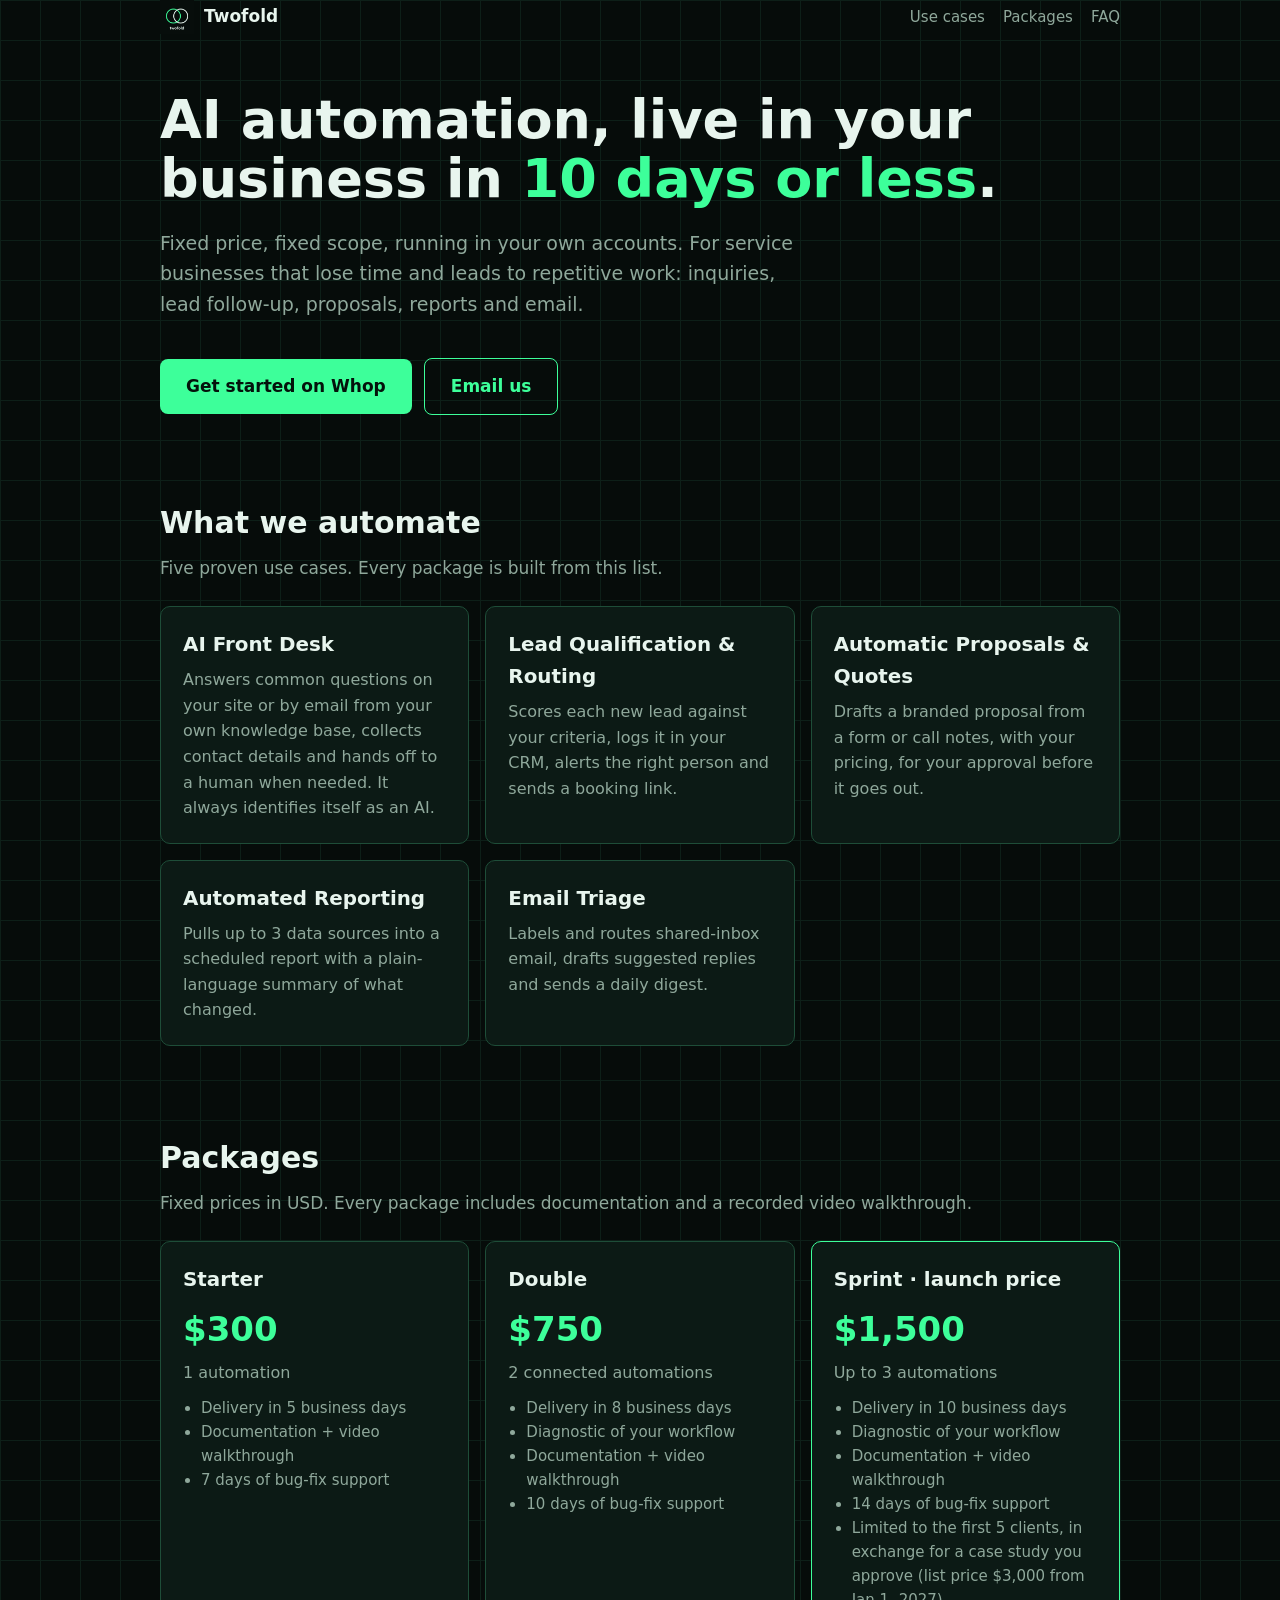
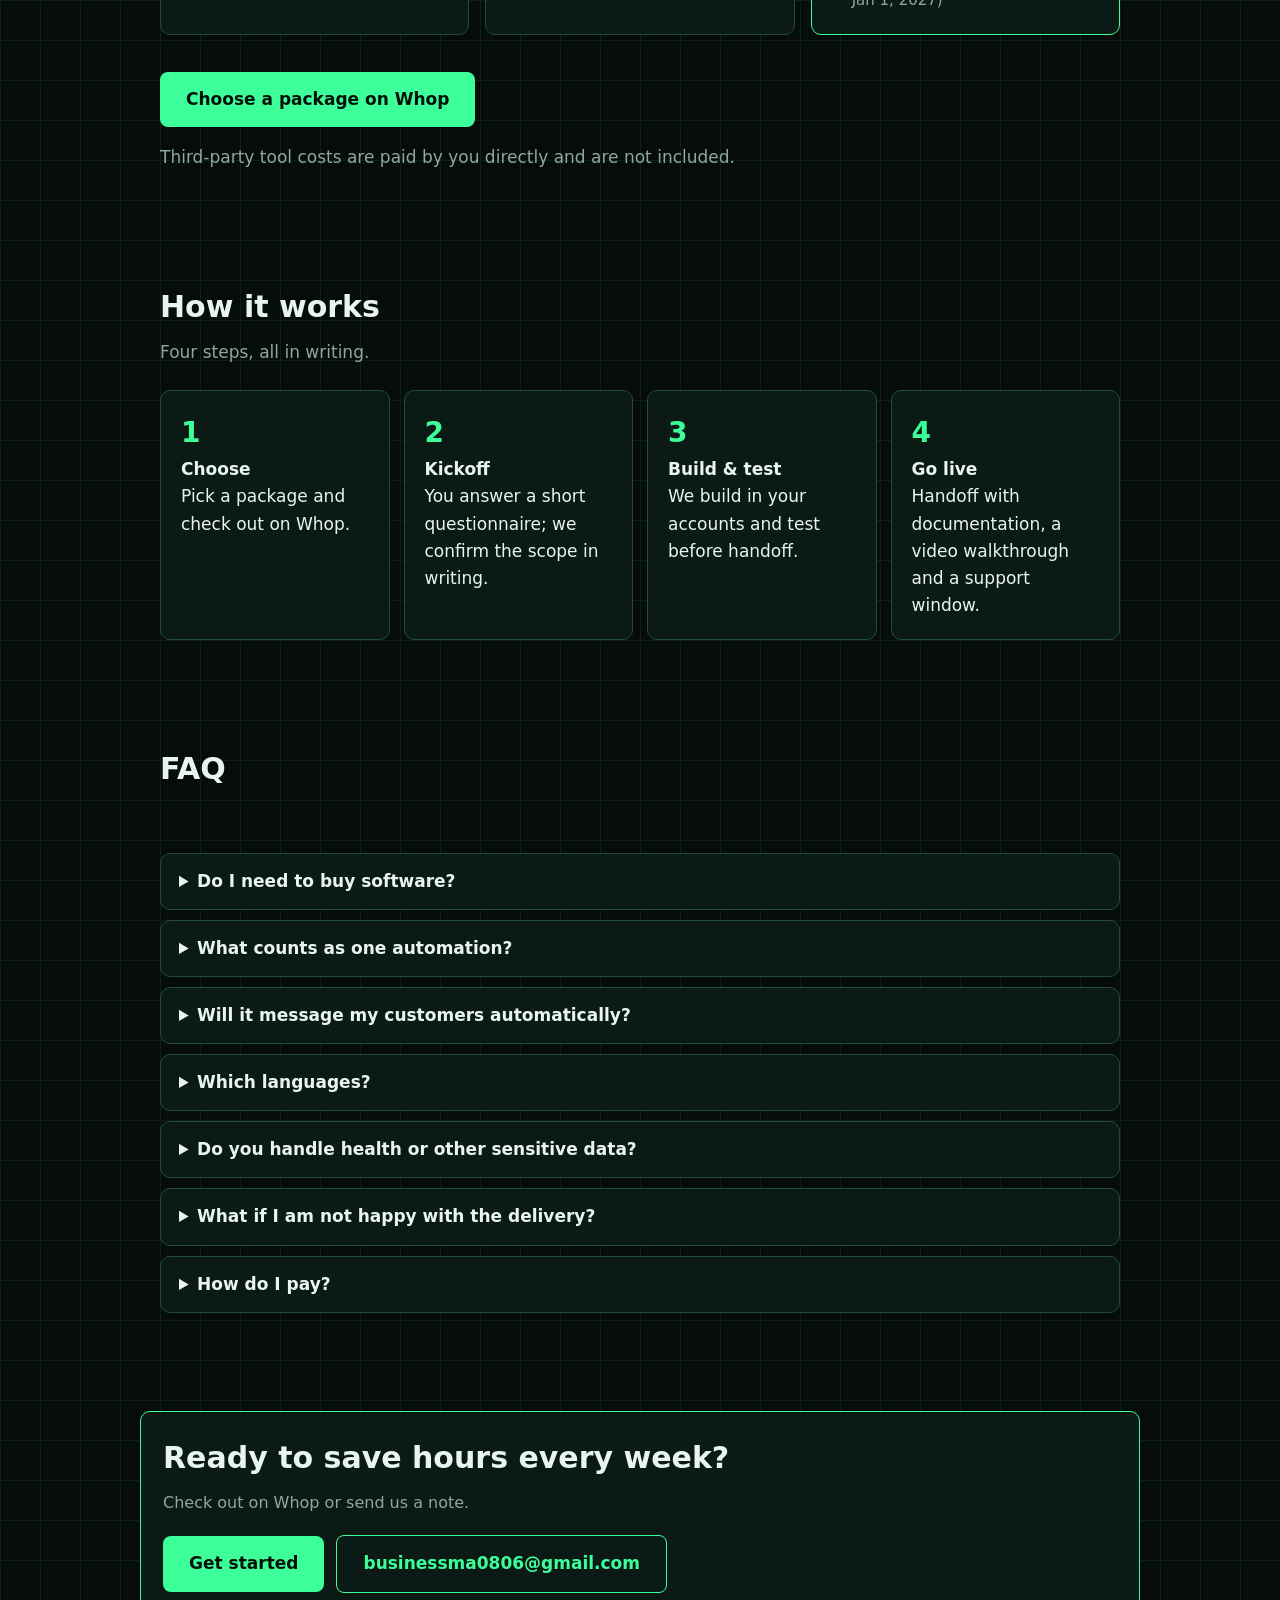
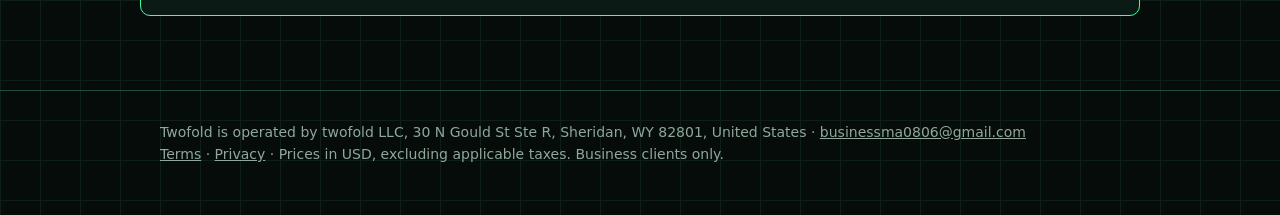
<file: index.html>
<!doctype html><html lang="en"><head><meta charset="utf-8"><meta name="viewport" content="width=device-width,initial-scale=1"><link rel="stylesheet" href="/assets/style.css"><link rel="icon" type="image/svg+xml" href="/assets/favicon.svg"><link rel="icon" type="image/png" href="/assets/twofold-logo.png"><title>Twofold - AI automation for your business, fixed price</title><meta name="description" content="We put AI to work in your business: 1 to 3 automations live in 5 to 10 business days, fixed price, running in your own accounts."></head><body>
<header class="w"><a class="brand" href="/"><img src="/assets/twofold-logo.png" alt="">Twofold</a><nav><a href="/#use-cases">Use cases</a><a href="/#packages">Packages</a><a href="/#faq">FAQ</a></nav></header>
<main>
<div class="w hero"><h1>AI automation, live in your business in <span>10 days or less</span>.</h1>
<p class="lead">Fixed price, fixed scope, running in your own accounts. For service businesses that lose time and leads to repetitive work: inquiries, lead follow-up, proposals, reports and email.</p>
<a class="btn" href="https://whop.com/twofoldhq">Get started on Whop</a><a class="btn o" href="mailto:businessma0806@gmail.com">Email us</a></div>
<section id="use-cases"><div class="w"><h2>What we automate</h2><p class="sub">Five proven use cases. Every package is built from this list.</p><div class="grid g5">
<div class="card"><h3>AI Front Desk</h3><p>Answers common questions on your site or by email from your own knowledge base, collects contact details and hands off to a human when needed. It always identifies itself as an AI.</p></div>
<div class="card"><h3>Lead Qualification &amp; Routing</h3><p>Scores each new lead against your criteria, logs it in your CRM, alerts the right person and sends a booking link.</p></div>
<div class="card"><h3>Automatic Proposals &amp; Quotes</h3><p>Drafts a branded proposal from a form or call notes, with your pricing, for your approval before it goes out.</p></div>
<div class="card"><h3>Automated Reporting</h3><p>Pulls up to 3 data sources into a scheduled report with a plain-language summary of what changed.</p></div>
<div class="card"><h3>Email Triage</h3><p>Labels and routes shared-inbox email, drafts suggested replies and sends a daily digest.</p></div>
</div></div></section>
<section id="packages"><div class="w"><h2>Packages</h2><p class="sub">Fixed prices in USD. Every package includes documentation and a recorded video walkthrough.</p><div class="grid g3">
<div class="card"><h3>Starter</h3><div class="price">$300</div><p>1 automation</p><ul><li>Delivery in 5 business days</li><li>Documentation + video walkthrough</li><li>7 days of bug-fix support</li></ul></div>
<div class="card"><h3>Double</h3><div class="price">$750</div><p>2 connected automations</p><ul><li>Delivery in 8 business days</li><li>Diagnostic of your workflow</li><li>Documentation + video walkthrough</li><li>10 days of bug-fix support</li></ul></div>
<div class="card hl"><h3>Sprint &middot; launch price</h3><div class="price">$1,500</div><p>Up to 3 automations</p><ul><li>Delivery in 10 business days</li><li>Diagnostic of your workflow</li><li>Documentation + video walkthrough</li><li>14 days of bug-fix support</li><li>Limited to the first 5 clients, in exchange for a case study you approve (list price $3,000 from Jan 1, 2027)</li></ul></div>
</div><p><a class="btn" href="https://whop.com/twofoldhq">Choose a package on Whop</a></p>
<p class="sub">Third-party tool costs are paid by you directly and are not included.</p></div></section>
<section id="how"><div class="w"><h2>How it works</h2><p class="sub">Four steps, all in writing.</p><ol class="steps">
<li><b>Choose</b><br>Pick a package and check out on Whop.</li>
<li><b>Kickoff</b><br>You answer a short questionnaire; we confirm the scope in writing.</li>
<li><b>Build &amp; test</b><br>We build in your accounts and test before handoff.</li>
<li><b>Go live</b><br>Handoff with documentation, a video walkthrough and a support window.</li></ol></div></section>
<section id="faq"><div class="w"><h2>FAQ</h2><p class="sub">&nbsp;</p>
<details><summary>Do I need to buy software?</summary><p>The automations run in your own accounts, so you pay for the tools you choose (automation platform, AI API, CRM). We tell you the expected costs before we build.</p></details>
<details><summary>What counts as one automation?</summary><p>One workflow, one trigger, up to 3 connected tools and one clear outcome. Larger flows may count as two; we tell you before starting.</p></details>
<details><summary>Will it message my customers automatically?</summary><p>By default it drafts for your approval. Automatic sending only for templates you approve in writing. Anything that talks directly to your customers identifies itself as an AI.</p></details>
<details><summary>Which languages?</summary><p>English and Portuguese (PT/BR). Others on request.</p></details>
<details><summary>Do you handle health or other sensitive data?</summary><p>No. Please do not share health data. Message us first if your workflow touches it.</p></details>
<details><summary>What if I am not happy with the delivery?</summary><p>If we miss the 10-day Sprint delivery for reasons on our side, we keep working at no extra cost; if it is still not delivered 10 business days later, you get a full refund. See the Terms.</p></details>
<details><summary>How do I pay?</summary><p>Checkout runs on Whop, in USD. Taxes are calculated at checkout where applicable.</p></details>
</div></section>
<section><div class="w card hl"><h2>Ready to save hours every week?</h2><p class="sub">Check out on Whop or send us a note.</p><a class="btn" href="https://whop.com/twofoldhq">Get started</a><a class="btn o" href="mailto:businessma0806@gmail.com">businessma0806@gmail.com</a></div></section>
</main>
<footer><div class="w">Twofold is operated by twofold LLC, 30 N Gould St Ste R, Sheridan, WY 82801, United States · <a href="mailto:businessma0806@gmail.com">businessma0806@gmail.com</a><br><a href="/terms.html">Terms</a> · <a href="/privacy.html">Privacy</a> · Prices in USD, excluding applicable taxes. Business clients only.</div></footer></body></html>
</file>
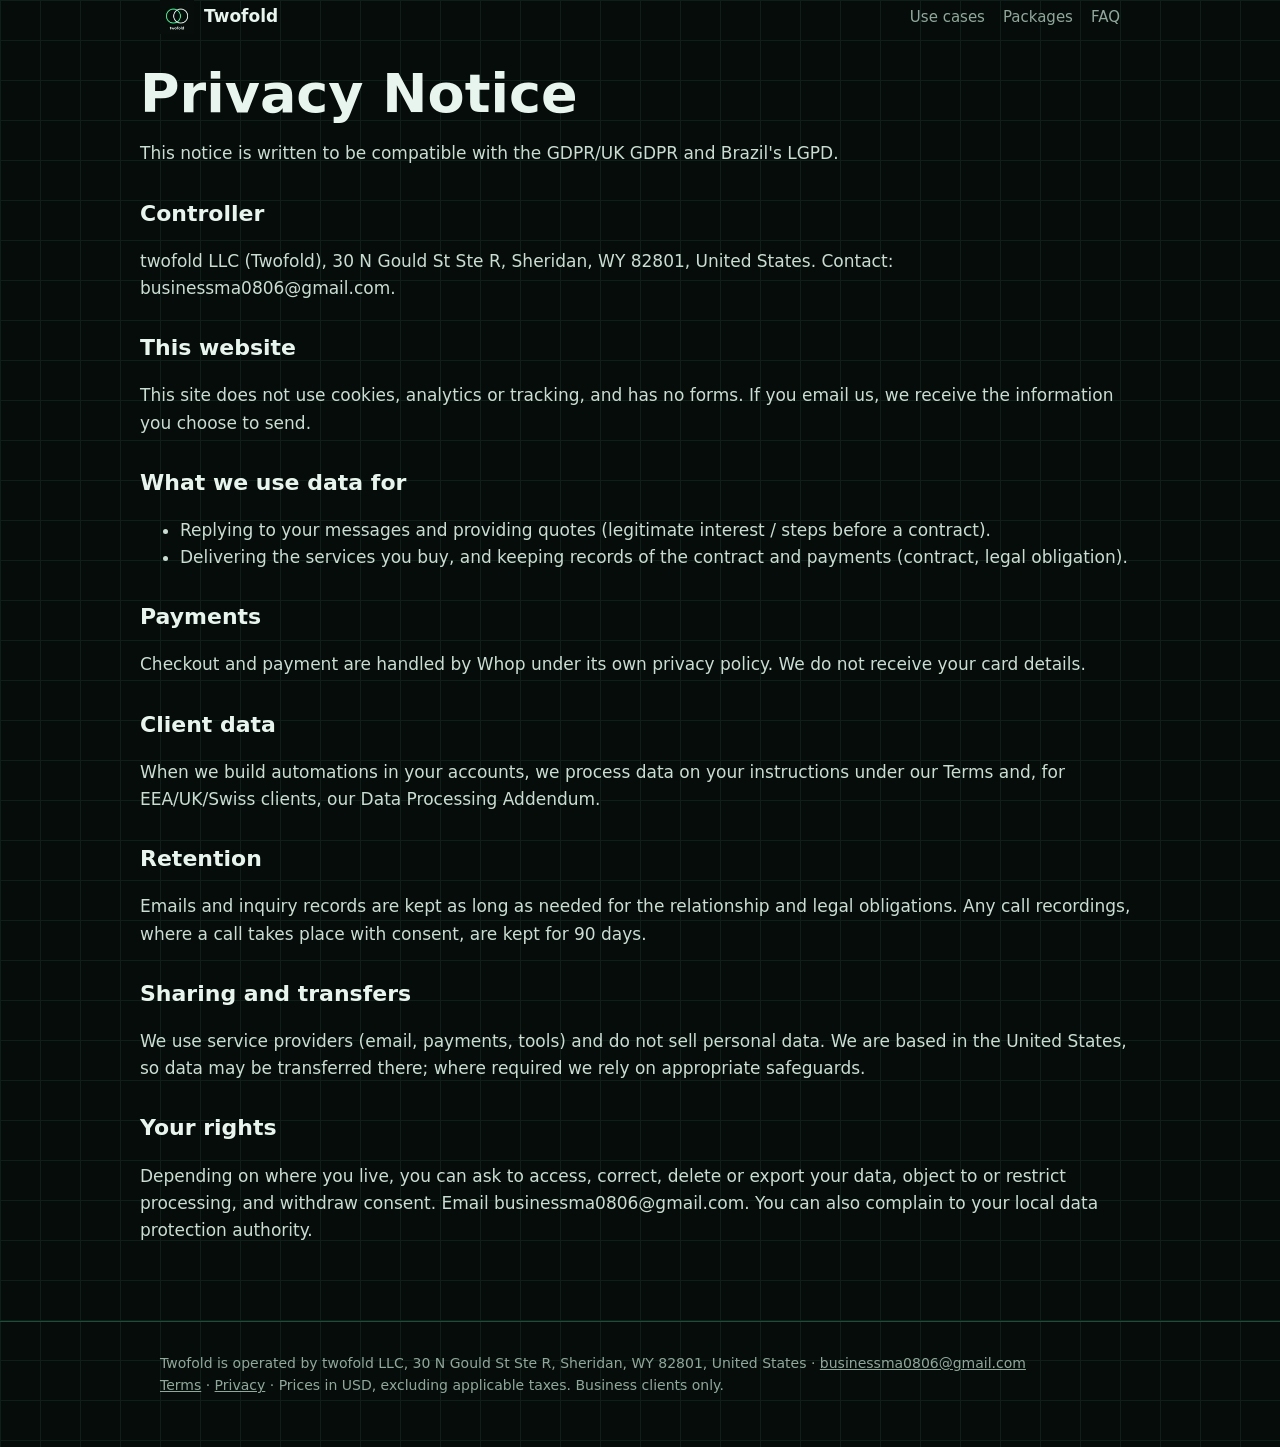
<file: privacy.html>
<!doctype html><html lang="en"><head><meta charset="utf-8"><meta name="viewport" content="width=device-width,initial-scale=1"><link rel="stylesheet" href="/assets/style.css"><link rel="icon" type="image/svg+xml" href="/assets/favicon.svg"><link rel="icon" type="image/png" href="/assets/twofold-logo.png"><title>Privacy - Twofold</title></head><body><header class="w"><a class="brand" href="/"><img src="/assets/twofold-logo.png" alt="">Twofold</a><nav><a href="/#use-cases">Use cases</a><a href="/#packages">Packages</a><a href="/#faq">FAQ</a></nav></header><main class="w doc"><h1>Privacy Notice</h1>
<p>This notice is written to be compatible with the GDPR/UK GDPR and Brazil's LGPD.</p>
<h2>Controller</h2><p>twofold LLC (Twofold), 30 N Gould St Ste R, Sheridan, WY 82801, United States. Contact: businessma0806@gmail.com.</p>
<h2>This website</h2><p>This site does not use cookies, analytics or tracking, and has no forms. If you email us, we receive the information you choose to send.</p>
<h2>What we use data for</h2><ul><li>Replying to your messages and providing quotes (legitimate interest / steps before a contract).</li><li>Delivering the services you buy, and keeping records of the contract and payments (contract, legal obligation).</li></ul>
<h2>Payments</h2><p>Checkout and payment are handled by Whop under its own privacy policy. We do not receive your card details.</p>
<h2>Client data</h2><p>When we build automations in your accounts, we process data on your instructions under our Terms and, for EEA/UK/Swiss clients, our Data Processing Addendum.</p>
<h2>Retention</h2><p>Emails and inquiry records are kept as long as needed for the relationship and legal obligations. Any call recordings, where a call takes place with consent, are kept for 90 days.</p>
<h2>Sharing and transfers</h2><p>We use service providers (email, payments, tools) and do not sell personal data. We are based in the United States, so data may be transferred there; where required we rely on appropriate safeguards.</p>
<h2>Your rights</h2><p>Depending on where you live, you can ask to access, correct, delete or export your data, object to or restrict processing, and withdraw consent. Email businessma0806@gmail.com. You can also complain to your local data protection authority.</p>
</main><footer><div class="w">Twofold is operated by twofold LLC, 30 N Gould St Ste R, Sheridan, WY 82801, United States · <a href="mailto:businessma0806@gmail.com">businessma0806@gmail.com</a><br><a href="/terms.html">Terms</a> · <a href="/privacy.html">Privacy</a> · Prices in USD, excluding applicable taxes. Business clients only.</div></footer></body></html>
</file>
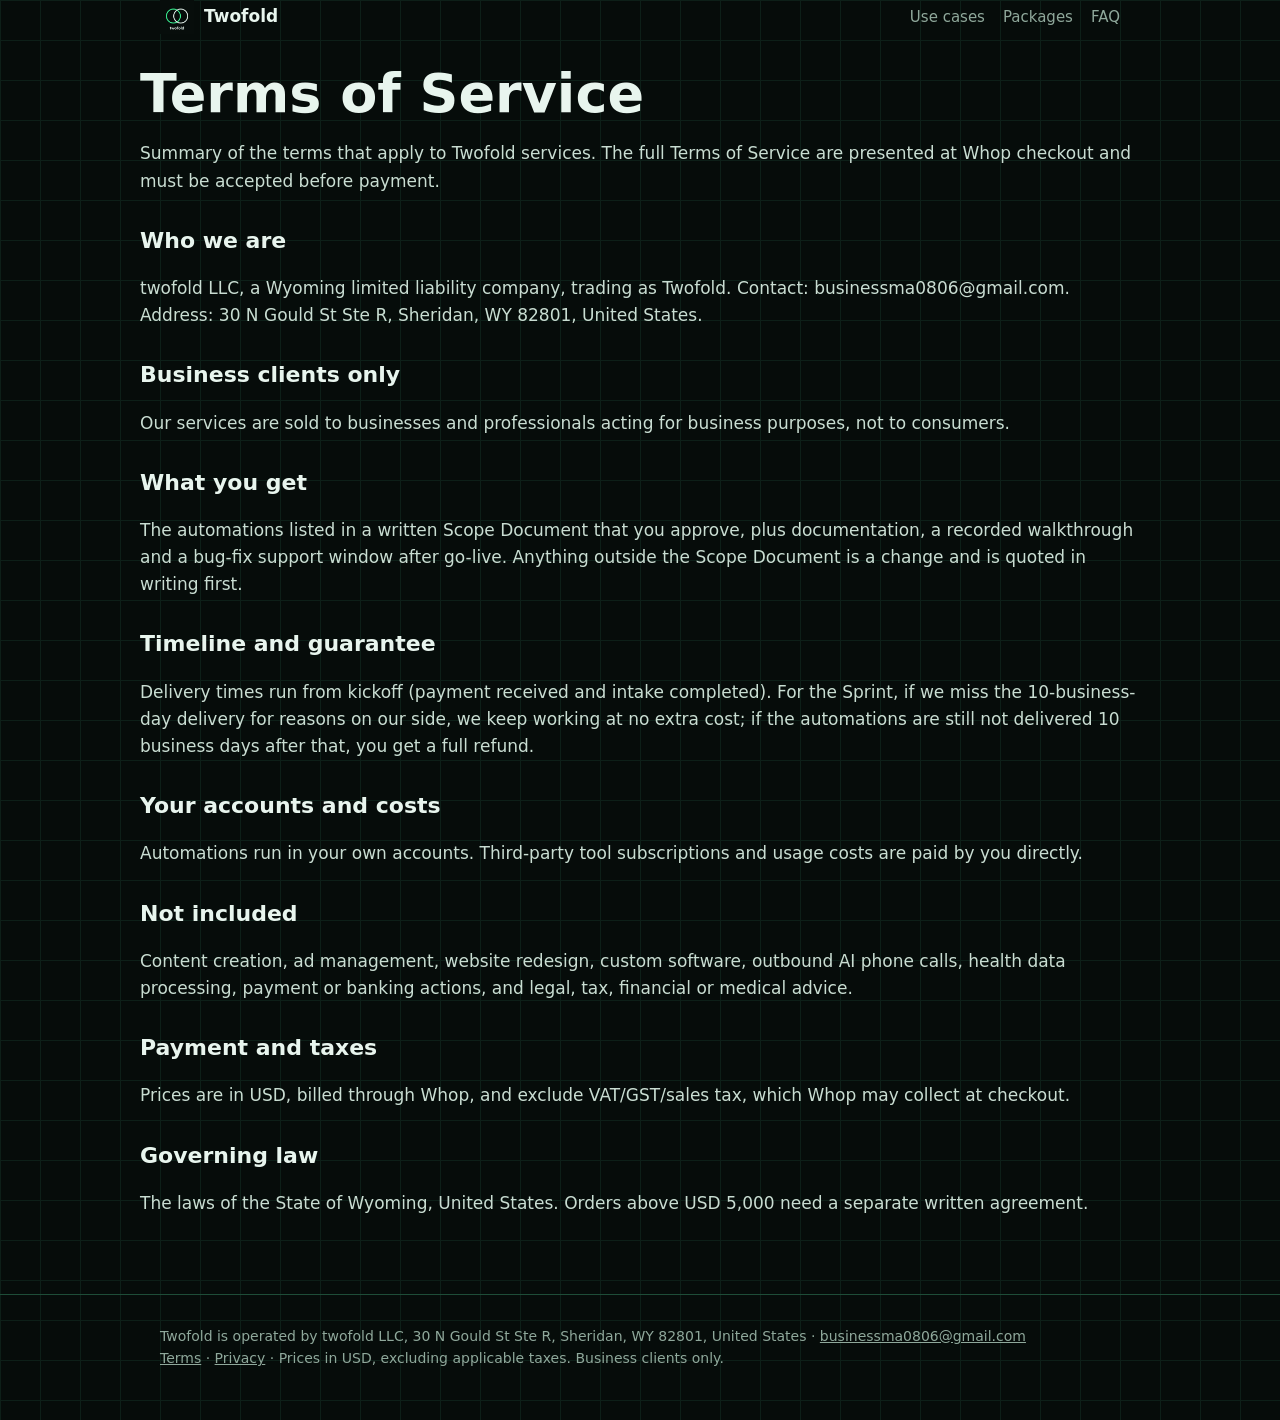
<file: terms.html>
<!doctype html><html lang="en"><head><meta charset="utf-8"><meta name="viewport" content="width=device-width,initial-scale=1"><link rel="stylesheet" href="/assets/style.css"><link rel="icon" type="image/svg+xml" href="/assets/favicon.svg"><link rel="icon" type="image/png" href="/assets/twofold-logo.png"><title>Terms - Twofold</title></head><body><header class="w"><a class="brand" href="/"><img src="/assets/twofold-logo.png" alt="">Twofold</a><nav><a href="/#use-cases">Use cases</a><a href="/#packages">Packages</a><a href="/#faq">FAQ</a></nav></header><main class="w doc"><h1>Terms of Service</h1>
<p>Summary of the terms that apply to Twofold services. The full Terms of Service are presented at Whop checkout and must be accepted before payment.</p>
<h2>Who we are</h2><p>twofold LLC, a Wyoming limited liability company, trading as Twofold. Contact: businessma0806@gmail.com. Address: 30 N Gould St Ste R, Sheridan, WY 82801, United States.</p>
<h2>Business clients only</h2><p>Our services are sold to businesses and professionals acting for business purposes, not to consumers.</p>
<h2>What you get</h2><p>The automations listed in a written Scope Document that you approve, plus documentation, a recorded walkthrough and a bug-fix support window after go-live. Anything outside the Scope Document is a change and is quoted in writing first.</p>
<h2>Timeline and guarantee</h2><p>Delivery times run from kickoff (payment received and intake completed). For the Sprint, if we miss the 10-business-day delivery for reasons on our side, we keep working at no extra cost; if the automations are still not delivered 10 business days after that, you get a full refund.</p>
<h2>Your accounts and costs</h2><p>Automations run in your own accounts. Third-party tool subscriptions and usage costs are paid by you directly.</p>
<h2>Not included</h2><p>Content creation, ad management, website redesign, custom software, outbound AI phone calls, health data processing, payment or banking actions, and legal, tax, financial or medical advice.</p>
<h2>Payment and taxes</h2><p>Prices are in USD, billed through Whop, and exclude VAT/GST/sales tax, which Whop may collect at checkout.</p>
<h2>Governing law</h2><p>The laws of the State of Wyoming, United States. Orders above USD 5,000 need a separate written agreement.</p>
</main><footer><div class="w">Twofold is operated by twofold LLC, 30 N Gould St Ste R, Sheridan, WY 82801, United States · <a href="mailto:businessma0806@gmail.com">businessma0806@gmail.com</a><br><a href="/terms.html">Terms</a> · <a href="/privacy.html">Privacy</a> · Prices in USD, excluding applicable taxes. Business clients only.</div></footer></body></html>
</file>
<file: assets/style.css>
﻿:root{--bg:#060c0a;--card:#0c1a15;--line:#1e4d38;--g:#3dff9a;--t:#e8f5ee;--m:#8fa89b}
*{box-sizing:border-box}html{scroll-behavior:smooth}
body{margin:0;background:var(--bg);color:var(--t);font:17px/1.6 system-ui,-apple-system,Segoe UI,Roboto,sans-serif;background-image:linear-gradient(#0d1f18 1px,transparent 1px),linear-gradient(90deg,#0d1f18 1px,transparent 1px);background-size:40px 40px}
a{color:var(--g)}.w{max-width:1000px;margin:0 auto;padding:0 20px}
header{display:flex;align-items:center;justify-content:space-between;padding:16px 0}
.brand{display:flex;align-items:center;gap:10px;font-weight:700;color:var(--t);text-decoration:none}.brand img{width:34px;height:34px}
nav a{margin-left:18px;color:var(--m);text-decoration:none;font-size:15px}nav a:hover{color:var(--g)}
.hero{padding-top:56px;padding-bottom:40px}h1{font-size:clamp(32px,6vw,54px);line-height:1.1;margin:0 0 16px}h1 span{color:var(--g)}
.lead{color:var(--m);font-size:19px;max-width:640px}
.btn{display:inline-block;background:var(--g);color:#04120b;font-weight:700;padding:14px 26px;border-radius:8px;text-decoration:none;margin:20px 12px 0 0}
.btn.o{background:none;border:1px solid var(--g);color:var(--g)}
section{padding:44px 0}h2{font-size:30px;margin:0 0 8px}.sub{color:var(--m);margin:0 0 24px}
.grid{display:grid;gap:16px}.g3{grid-template-columns:repeat(auto-fit,minmax(250px,1fr))}.g5{grid-template-columns:repeat(auto-fit,minmax(280px,1fr))}
.card{background:var(--card);border:1px solid var(--line);border-radius:10px;padding:22px}.card h3{margin:0 0 6px}.card p{margin:0;color:var(--m);font-size:16px}
.card.hl{border-color:var(--g)}.price{font-size:34px;font-weight:800;color:var(--g);margin:4px 0}
.card ul{padding-left:18px;color:var(--m);margin:10px 0 0;font-size:15px}
ol.steps{counter-reset:s;list-style:none;padding:0;display:grid;gap:14px;grid-template-columns:repeat(auto-fit,minmax(210px,1fr))}
ol.steps li{counter-increment:s;background:var(--card);border:1px solid var(--line);border-radius:10px;padding:20px}
ol.steps li:before{content:counter(s);display:block;color:var(--g);font-size:28px;font-weight:800}
details{background:var(--card);border:1px solid var(--line);border-radius:10px;padding:14px 18px;margin-bottom:10px}summary{cursor:pointer;font-weight:600}details p{color:var(--m);margin:10px 0 0}
img.full{width:100%;height:auto;border-radius:10px;border:1px solid var(--line)}
footer{border-top:1px solid var(--line);padding:30px 0 50px;color:var(--m);font-size:14px;margin-top:30px}footer a{color:var(--m)}
.doc{padding:30px 0}.doc h2{margin-top:28px;font-size:22px}.doc p,.doc li{color:#c9ddd2}
</file>
